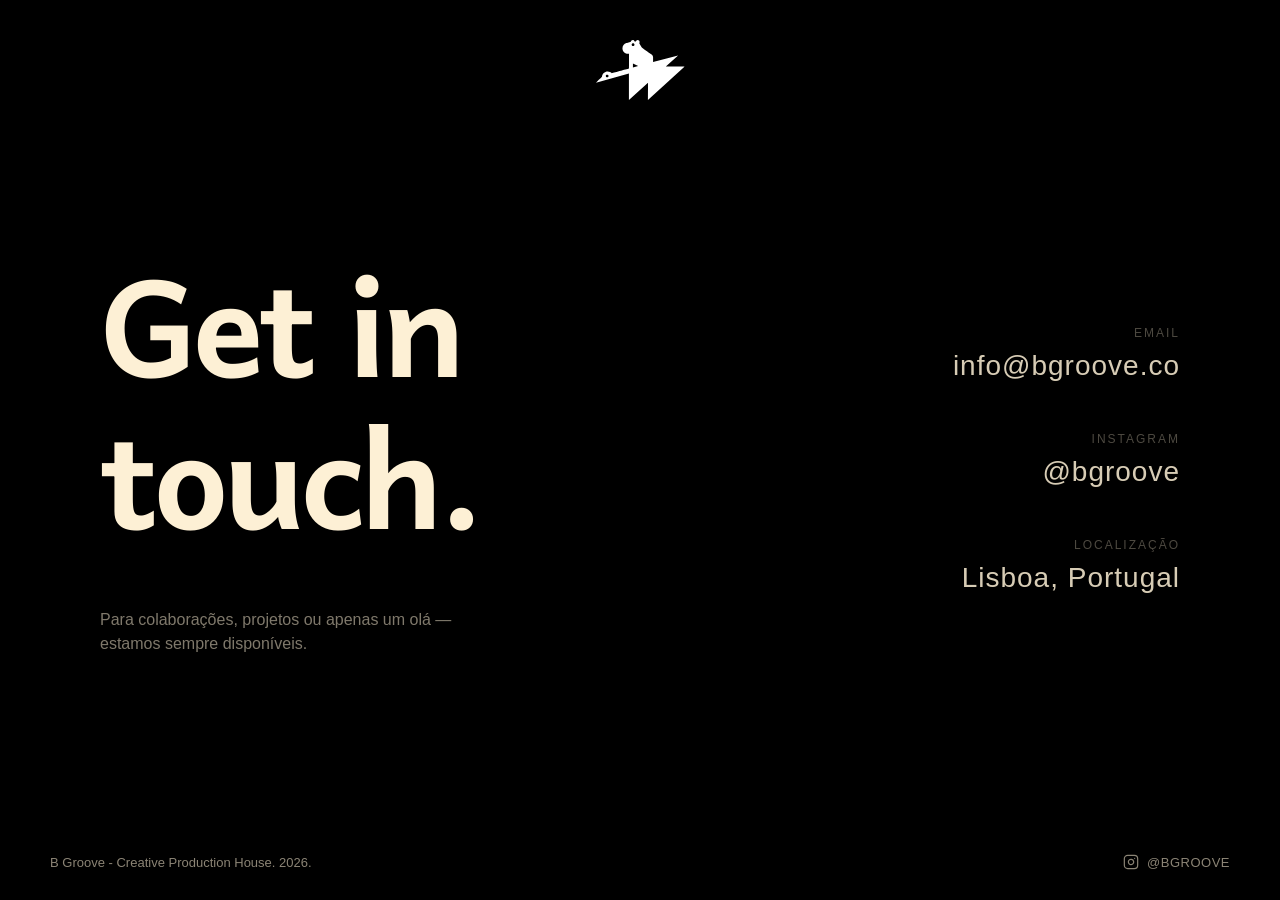
<file: contact.html>
<!DOCTYPE html>
<html lang="pt">
<head>
    <meta charset="UTF-8">
    <meta name="viewport" content="width=device-width, initial-scale=1.0">
    <title>B Groove - Contact</title>
    <link rel="icon" type="image/svg+xml" href="Asset 1.svg">
    <link rel="stylesheet" href="stylecontact.css">
</head>
<body>

    <!-- Overlay de Navegação Fullscreen -->
    <div class="nav-overlay" id="nav-overlay">

        <!-- Botão X para fechar -->
        <button class="nav-close" id="nav-close" aria-label="Fechar menu">
            <svg width="28" height="28" viewBox="0 0 24 24" fill="none" stroke="currentColor" stroke-width="1.5" stroke-linecap="round">
                <line x1="6" y1="6" x2="18" y2="18"></line>
                <line x1="18" y1="6" x2="6" y2="18"></line>
            </svg>
        </button>

        <nav class="nav-content">
            <a href="directors.html">Directors</a>
            <a href="photographers.html">Photographers</a>
            <a href="international.html">International</a>
            <a href="spritz.html">Spritz</a>
            <a href="us.html">Us.</a>
            <a href="contact.html">Contact</a>
        </nav>
    </div>

    <!-- Logo Central (Botão de Navegação) -->
    <div class="logo-container" id="logo-toggle">
        <img src="Asset 1.svg" alt="B Groove Logo">
    </div>

    <!-- Conteúdo Principal -->
    <main class="contact-content">

        <div class="contact-left">
            <h1 class="contact-title">Get in<br>touch.</h1>
            <p class="contact-subtitle">
                Para colaborações, projetos ou apenas um olá — estamos sempre disponíveis.
            </p>
        </div>

        <div class="contact-right">

            <div class="contact-block">
                <span class="contact-label">Email</span>
                <a href="mailto:info@bgroove.co" class="contact-link">info@bgroove.co</a>
            </div>

            <div class="contact-block">
                <span class="contact-label">Instagram</span>
                <a href="https://www.instagram.com/bgroove.co/" target="_blank" rel="noopener" class="contact-link">@bgroove</a>
            </div>

            <div class="contact-block">
                <span class="contact-label">Localização</span>
                <span class="contact-link">Lisboa, Portugal</span>
            </div>

        </div>

    </main>

    <!-- Footer -->
    <footer class="site-footer">
        <p class="footer-desc">
            B Groove - Creative Production House. 2026.
        </p>

        <a href="https://www.instagram.com/bgroove.co/" target="_blank" rel="noopener" class="footer-instagram">
            <svg width="16" height="16" viewBox="0 0 24 24" fill="none" stroke="currentColor" stroke-width="1.8" stroke-linecap="round" stroke-linejoin="round">
                <rect x="2" y="2" width="20" height="20" rx="5" ry="5"></rect>
                <path d="M16 11.37A4 4 0 1 1 12.63 8 4 4 0 0 1 16 11.37z"></path>
                <line x1="17.5" y1="6.5" x2="17.51" y2="6.5"></line>
            </svg>
            <span>@bgroove</span>
        </a>
    </footer>

    <!-- Scripts -->
    <script src="scriptcontact.js"></script>

</body>
</html>
</file>
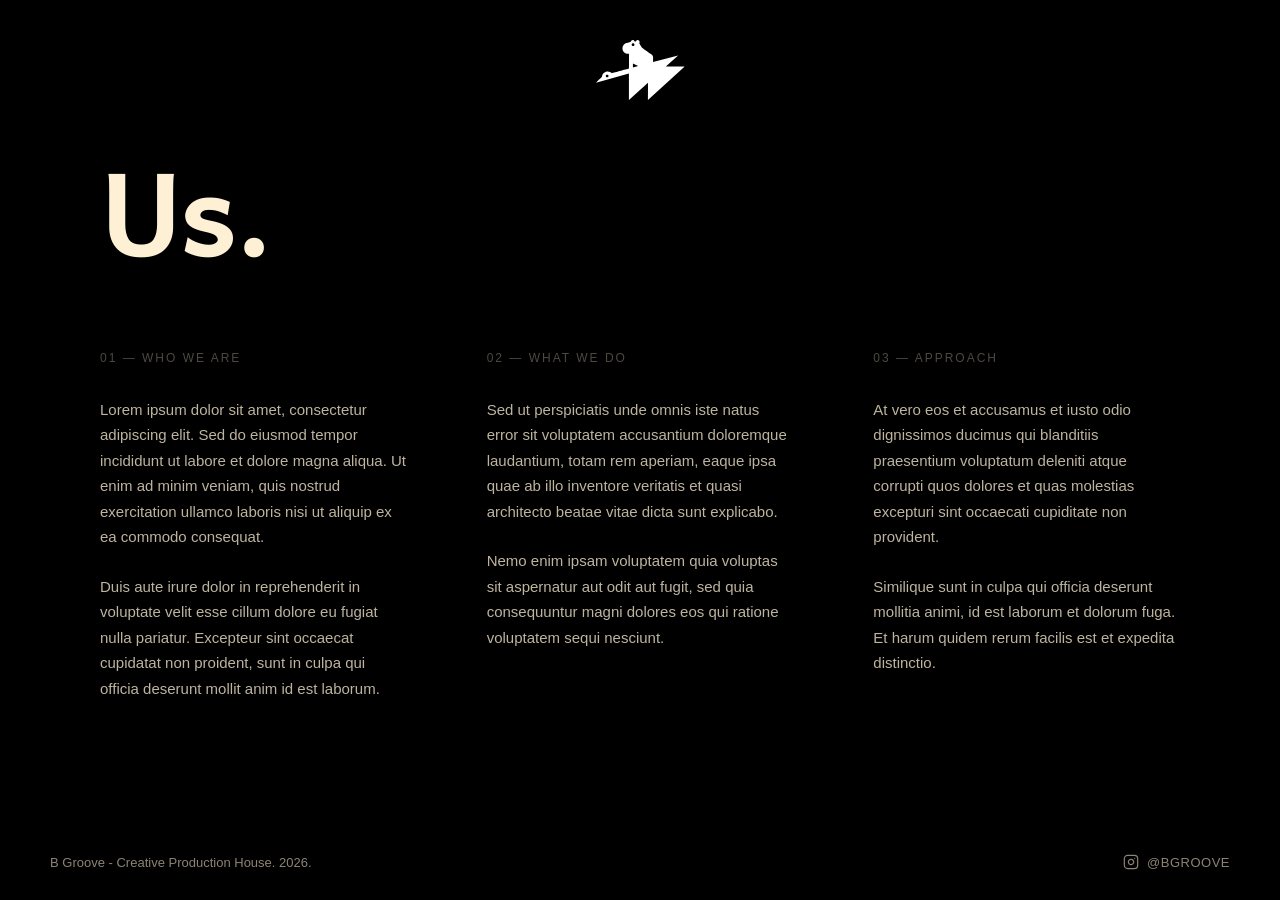
<file: us.html>
<!DOCTYPE html>
<html lang="pt">
<head>
    <meta charset="UTF-8">
    <meta name="viewport" content="width=device-width, initial-scale=1.0">
    <title>B Groove - Us.</title>
    <link rel="icon" type="image/svg+xml" href="Asset 1.svg">

    <!-- ⚠️ Fallback de emergência: se o CSS externo não carregar, isto garante fundo preto -->
    <style>
        html, body {
            background-color: #000 !important;
            color: #FDF0D5 !important;
            margin: 0;
            padding: 0;
            font-family: sans-serif;
        }
    </style>

    <link rel="stylesheet" href="styleus.css">
</head>
<body>

    <!-- Overlay de Navegação Fullscreen -->
    <div class="nav-overlay" id="nav-overlay">

        <!-- Botão X para fechar -->
        <button class="nav-close" id="nav-close" aria-label="Fechar menu">
            <svg width="28" height="28" viewBox="0 0 24 24" fill="none" stroke="currentColor" stroke-width="1.5" stroke-linecap="round">
                <line x1="6" y1="6" x2="18" y2="18"></line>
                <line x1="18" y1="6" x2="6" y2="18"></line>
            </svg>
        </button>

        <nav class="nav-content">
            <a href="directors.html">Directors</a>
            <a href="photographers.html">Photographers</a>
            <a href="international.html">International</a>
            <a href="spritz.html">Spritz</a>
            <a href="us.html">Us.</a>
            <a href="contact.html">Contact</a>
        </nav>
    </div>

    <!-- Logo Central (Botão de Navegação) -->
    <div class="logo-container" id="logo-toggle">
        <img src="Asset 1.svg" alt="B Groove Logo">
    </div>

    <!-- Conteúdo Principal -->
    <main class="us-content">

        <div class="us-header">
            <h1 class="us-title">Us.</h1>
        </div>

        <div class="us-columns">

            <div class="us-col">
                <span class="us-label">01 — Who we are</span>
                <p class="us-text">
                    Lorem ipsum dolor sit amet, consectetur adipiscing elit. Sed do eiusmod tempor incididunt ut labore et dolore magna aliqua. Ut enim ad minim veniam, quis nostrud exercitation ullamco laboris nisi ut aliquip ex ea commodo consequat.
                </p>
                <p class="us-text">
                    Duis aute irure dolor in reprehenderit in voluptate velit esse cillum dolore eu fugiat nulla pariatur. Excepteur sint occaecat cupidatat non proident, sunt in culpa qui officia deserunt mollit anim id est laborum.
                </p>
            </div>

            <div class="us-col">
                <span class="us-label">02 — What we do</span>
                <p class="us-text">
                    Sed ut perspiciatis unde omnis iste natus error sit voluptatem accusantium doloremque laudantium, totam rem aperiam, eaque ipsa quae ab illo inventore veritatis et quasi architecto beatae vitae dicta sunt explicabo.
                </p>
                <p class="us-text">
                    Nemo enim ipsam voluptatem quia voluptas sit aspernatur aut odit aut fugit, sed quia consequuntur magni dolores eos qui ratione voluptatem sequi nesciunt.
                </p>
            </div>

            <div class="us-col">
                <span class="us-label">03 — Approach</span>
                <p class="us-text">
                    At vero eos et accusamus et iusto odio dignissimos ducimus qui blanditiis praesentium voluptatum deleniti atque corrupti quos dolores et quas molestias excepturi sint occaecati cupiditate non provident.
                </p>
                <p class="us-text">
                    Similique sunt in culpa qui officia deserunt mollitia animi, id est laborum et dolorum fuga. Et harum quidem rerum facilis est et expedita distinctio.
                </p>
            </div>

        </div>

    </main>


    <!-- Footer -->
    <footer class="site-footer">
        <p class="footer-desc">
            B Groove - Creative Production House. 2026.
        </p>

        <a href="https://www.instagram.com/bgroove.co/" target="_blank" rel="noopener" class="footer-instagram">
            <svg width="16" height="16" viewBox="0 0 24 24" fill="none" stroke="currentColor" stroke-width="1.8" stroke-linecap="round" stroke-linejoin="round">
                <rect x="2" y="2" width="20" height="20" rx="5" ry="5"></rect>
                <path d="M16 11.37A4 4 0 1 1 12.63 8 4 4 0 0 1 16 11.37z"></path>
                <line x1="17.5" y1="6.5" x2="17.51" y2="6.5"></line>
            </svg>
            <span>@bgroove</span>
        </a>
    </footer>

    <!-- Scripts -->
    <script src="scriptus.js"></script>

</body>
</html>
</file>
<file: stylecontact.css>
@import url('https://api.fontshare.com/v2/css?f[]=general-sans@400,500,600,700&display=swap');
@import url('https://fonts.googleapis.com/css2?family=Harmattan:wght@400;700&display=swap');

* {
    margin: 0;
    padding: 0;
    box-sizing: border-box;
}

html, body {
    width: 100%;
    height: 100%;
    overflow: hidden;
    background-color: #000;
    font-family: 'General Sans', sans-serif;
    color: #FDF0D5;
    user-select: none;
    overscroll-behavior: none;
}

/* ==========================================================================
   1. LOGO CENTRAL & NAVEGAÇÃO
   ========================================================================== */
.logo-container {
    position: fixed;
    top: 40px;
    left: 50%;
    transform: translateX(-50%);
    z-index: 1000;
    cursor: pointer;
    transition: transform 0.3s ease;
}

.logo-container:hover {
    transform: translateX(-50%) scale(1.08);
}

.logo-container img {
    height: 60px;
    width: auto;
    display: block;
    filter: brightness(0) invert(1);
    opacity: 1;
}

.nav-overlay {
    position: fixed;
    top: 0;
    left: 0;
    width: 100vw;
    height: 100vh;
    background: rgba(0, 0, 0, 0.95);
    backdrop-filter: blur(15px);
    display: flex;
    align-items: center;
    justify-content: center;
    opacity: 0;
    visibility: hidden;
    transition: opacity 0.5s cubic-bezier(0.25, 1, 0.5, 1), visibility 0.5s ease;
    z-index: 999;
}

.nav-overlay.is-open {
    opacity: 1;
    visibility: visible;
}

.nav-content {
    display: flex;
    flex-direction: column;
    gap: 20px;
    text-align: center;
}

.nav-content a {
    font-family: 'General Sans', sans-serif;
    color: #FDF0D5;
    text-decoration: none;
    font-size: 24px;
    font-weight: 500;
    text-transform: uppercase;
    letter-spacing: 2px;
    opacity: 0.4;
    transition: opacity 0.3s ease, transform 0.3s ease;
}

.nav-content a:hover {
    opacity: 1;
    transform: scale(1.05);
}

.nav-close {
    position: absolute;
    top: 40px;
    right: 50px;
    background: none;
    border: none;
    color: #FDF0D5;
    cursor: pointer;
    padding: 8px;
    opacity: 0.5;
    transition: opacity 0.3s ease, transform 0.3s ease;
    z-index: 1001;
}

.nav-close:hover {
    opacity: 1;
    transform: rotate(90deg);
}

/* ==========================================================================
   2. CONTEÚDO DE CONTACTO
   ========================================================================== */
.contact-content {
    position: fixed;
    top: 0;
    left: 0;
    width: 100vw;
    height: 100vh;
    display: flex;
    justify-content: space-between;
    align-items: center;
    padding: 120px 100px 100px;
    gap: 60px;
    z-index: 1;
}

/* ----- Lado Esquerdo: Título Grande ----- */
.contact-left {
    flex: 1;
    max-width: 50%;
}

.contact-title {
    font-family: 'Harmattan', sans-serif;
    font-size: clamp(6rem, 14vw, 16rem);
    font-weight: 700;
    line-height: 0.85;
    letter-spacing: -0.03em;
    color: #FDF0D5;
    margin-bottom: 40px;
}

.contact-subtitle {
    font-family: 'General Sans', sans-serif;
    font-size: 16px;
    font-weight: 400;
    line-height: 1.5;
    color: #FDF0D5;
    opacity: 0.5;
    max-width: 380px;
}

/* ----- Lado Direito: Blocos de Contacto ----- */
.contact-right {
    flex: 1;
    max-width: 45%;
    display: flex;
    flex-direction: column;
    gap: 50px;
    align-items: flex-end;
    text-align: right;
}

.contact-block {
    display: flex;
    flex-direction: column;
    gap: 10px;
    align-items: flex-end;
}

.contact-label {
    font-family: 'General Sans', sans-serif;
    font-size: 12px;
    font-weight: 500;
    letter-spacing: 2px;
    text-transform: uppercase;
    color: #FDF0D5;
    opacity: 0.3;
}

.contact-link {
    font-family: 'General Sans', sans-serif;
    font-size: 28px;
    font-weight: 500;
    letter-spacing: 1px;
    color: #FDF0D5;
    text-decoration: none;
    opacity: 0.85;
    transition: opacity 0.3s ease, transform 0.3s ease;
    display: inline-block;
}

a.contact-link:hover {
    opacity: 1;
    transform: translateX(-6px);
}

/* ==========================================================================
   3. FOOTER
   ========================================================================== */
.site-footer {
    position: fixed;
    bottom: 30px;
    left: 0;
    width: 100%;
    z-index: 10;
    display: flex;
    justify-content: space-between;
    align-items: center;
    padding: 0 50px;
    pointer-events: none;
    opacity: 0.55;
    transition: opacity 0.4s ease;
}

.site-footer:hover {
    opacity: 1;
}

.site-footer * {
    pointer-events: auto;
}

.footer-desc {
    font-family: 'General Sans', sans-serif;
    font-size: 13px;
    font-weight: 400;
    color: #FDF0D5;
    max-width: 380px;
}

.footer-instagram {
    display: inline-flex;
    align-items: center;
    gap: 8px;
    font-family: 'General Sans', sans-serif;
    font-size: 13px;
    font-weight: 500;
    letter-spacing: 0.5px;
    text-transform: uppercase;
    color: #FDF0D5;
    text-decoration: none;
    transition: transform 0.3s ease, opacity 0.3s ease;
}

.footer-instagram:hover {
    transform: translateY(-2px);
    opacity: 0.8;
}

.footer-instagram svg {
    display: block;
}

/* ==========================================================================
   4. RESPONSIVO
   ========================================================================== */
@media (max-width: 900px) {
    .contact-content {
        flex-direction: column;
        justify-content: flex-start;
        align-items: flex-start;
        padding: 140px 40px 100px;
        gap: 40px;
        overflow-y: auto;
    }

    .contact-left,
    .contact-right {
        max-width: 100%;
        align-items: flex-start;
        text-align: left;
    }

    .contact-block {
        align-items: flex-start;
    }

    a.contact-link:hover {
        transform: translateX(6px);
    }

    .contact-title {
        margin-bottom: 20px;
    }
}
</file>
<file: styleus.css>
@import url('https://api.fontshare.com/v2/css?f[]=general-sans@400,500,600,700&display=swap');
@import url('https://fonts.googleapis.com/css2?family=Harmattan:wght@400;700&display=swap');

* {
    margin: 0;
    padding: 0;
    box-sizing: border-box;
}

html, body {
    width: 100%;
    height: 100%;
    overflow: hidden;
    background-color: #000;
    font-family: 'General Sans', sans-serif;
    color: #FDF0D5;
    user-select: none;
    overscroll-behavior: none;
}

/* ==========================================================================
   1. LOGO CENTRAL & NAVEGAÇÃO
   ========================================================================== */
.logo-container {
    position: fixed;
    top: 40px;
    left: 50%;
    transform: translateX(-50%);
    z-index: 1000;
    cursor: pointer;
    transition: transform 0.3s ease;
}

.logo-container:hover {
    transform: translateX(-50%) scale(1.08);
}

.logo-container img {
    height: 60px;
    width: auto;
    display: block;
    filter: brightness(0) invert(1);
    opacity: 1;
}

.nav-overlay {
    position: fixed;
    top: 0;
    left: 0;
    width: 100vw;
    height: 100vh;
    background: rgba(0, 0, 0, 0.95);
    backdrop-filter: blur(15px);
    display: flex;
    align-items: center;
    justify-content: center;
    opacity: 0;
    visibility: hidden;
    transition: opacity 0.5s cubic-bezier(0.25, 1, 0.5, 1), visibility 0.5s ease;
    z-index: 999;
}

.nav-overlay.is-open {
    opacity: 1;
    visibility: visible;
}

.nav-content {
    display: flex;
    flex-direction: column;
    gap: 20px;
    text-align: center;
}

.nav-content a {
    font-family: 'General Sans', sans-serif;
    color: #FDF0D5;
    text-decoration: none;
    font-size: 24px;
    font-weight: 500;
    text-transform: uppercase;
    letter-spacing: 2px;
    opacity: 0.4;
    transition: opacity 0.3s ease, transform 0.3s ease;
}

.nav-content a:hover {
    opacity: 1;
    transform: scale(1.05);
}

.nav-close {
    position: absolute;
    top: 40px;
    right: 50px;
    background: none;
    border: none;
    color: #FDF0D5;
    cursor: pointer;
    padding: 8px;
    opacity: 0.5;
    transition: opacity 0.3s ease, transform 0.3s ease;
    z-index: 1001;
}

.nav-close:hover {
    opacity: 1;
    transform: rotate(90deg);
}

/* ==========================================================================
   2. CONTEÚDO ABOUT US
   ========================================================================== */
.us-content {
    position: fixed;
    top: 0;
    left: 0;
    width: 100vw;
    height: 100vh;
    padding: 160px 100px 100px;
    z-index: 1;
    display: flex;
    flex-direction: column;
    gap: 60px;
    overflow-y: auto;
}

.us-header {
    flex-shrink: 0;
}

.us-title {
    font-family: 'Harmattan', sans-serif;
    font-size: clamp(5rem, 12vw, 14rem);
    font-weight: 700;
    line-height: 0.85;
    letter-spacing: -0.03em;
    color: #FDF0D5;
}

.us-columns {
    display: grid;
    grid-template-columns: repeat(3, 1fr);
    gap: 80px;
    padding-bottom: 120px;
}

.us-col {
    display: flex;
    flex-direction: column;
    gap: 24px;
    max-width: 420px;
}

.us-label {
    font-family: 'General Sans', sans-serif;
    font-size: 12px;
    font-weight: 500;
    letter-spacing: 2px;
    text-transform: uppercase;
    color: #FDF0D5;
    opacity: 0.3;
    margin-bottom: 8px;
}

.us-text {
    font-family: 'General Sans', sans-serif;
    font-size: 15px;
    font-weight: 400;
    line-height: 1.7;
    color: #FDF0D5;
    opacity: 0.75;
}

/* ==========================================================================
   3. FOOTER
   ========================================================================== */
.site-footer {
    position: fixed;
    bottom: 30px;
    left: 0;
    width: 100%;
    z-index: 10;
    display: flex;
    justify-content: space-between;
    align-items: center;
    padding: 0 50px;
    pointer-events: none;
    opacity: 0.55;
    transition: opacity 0.4s ease;
}

.site-footer:hover {
    opacity: 1;
}

.site-footer * {
    pointer-events: auto;
}

.footer-desc {
    font-family: 'General Sans', sans-serif;
    font-size: 13px;
    font-weight: 400;
    color: #FDF0D5;
    max-width: 380px;
}

.footer-instagram {
    display: inline-flex;
    align-items: center;
    gap: 8px;
    font-family: 'General Sans', sans-serif;
    font-size: 13px;
    font-weight: 500;
    letter-spacing: 0.5px;
    text-transform: uppercase;
    color: #FDF0D5;
    text-decoration: none;
    transition: transform 0.3s ease, opacity 0.3s ease;
}

.footer-instagram:hover {
    transform: translateY(-2px);
    opacity: 0.8;
}

.footer-instagram svg {
    display: block;
}

/* ==========================================================================
   4. RESPONSIVO
   ========================================================================== */
@media (max-width: 1024px) {
    .us-columns {
        grid-template-columns: 1fr;
        gap: 50px;
    }

    .us-content {
        padding: 140px 50px 100px;
    }
}

@media (max-width: 768px) {
    .us-content {
        padding: 140px 30px 100px;
        gap: 40px;
    }

    .us-title {
        font-size: clamp(4rem, 18vw, 8rem);
    }

    .site-footer {
        flex-direction: column;
        gap: 10px;
        padding: 0 20px;
        text-align: center;
    }
}

/* Scrollbar minimalista */
.us-content::-webkit-scrollbar {
    width: 4px;
}

.us-content::-webkit-scrollbar-track {
    background: transparent;
}

.us-content::-webkit-scrollbar-thumb {
    background: rgba(253, 240, 213, 0.15);
    border-radius: 2px;
}
</file>
